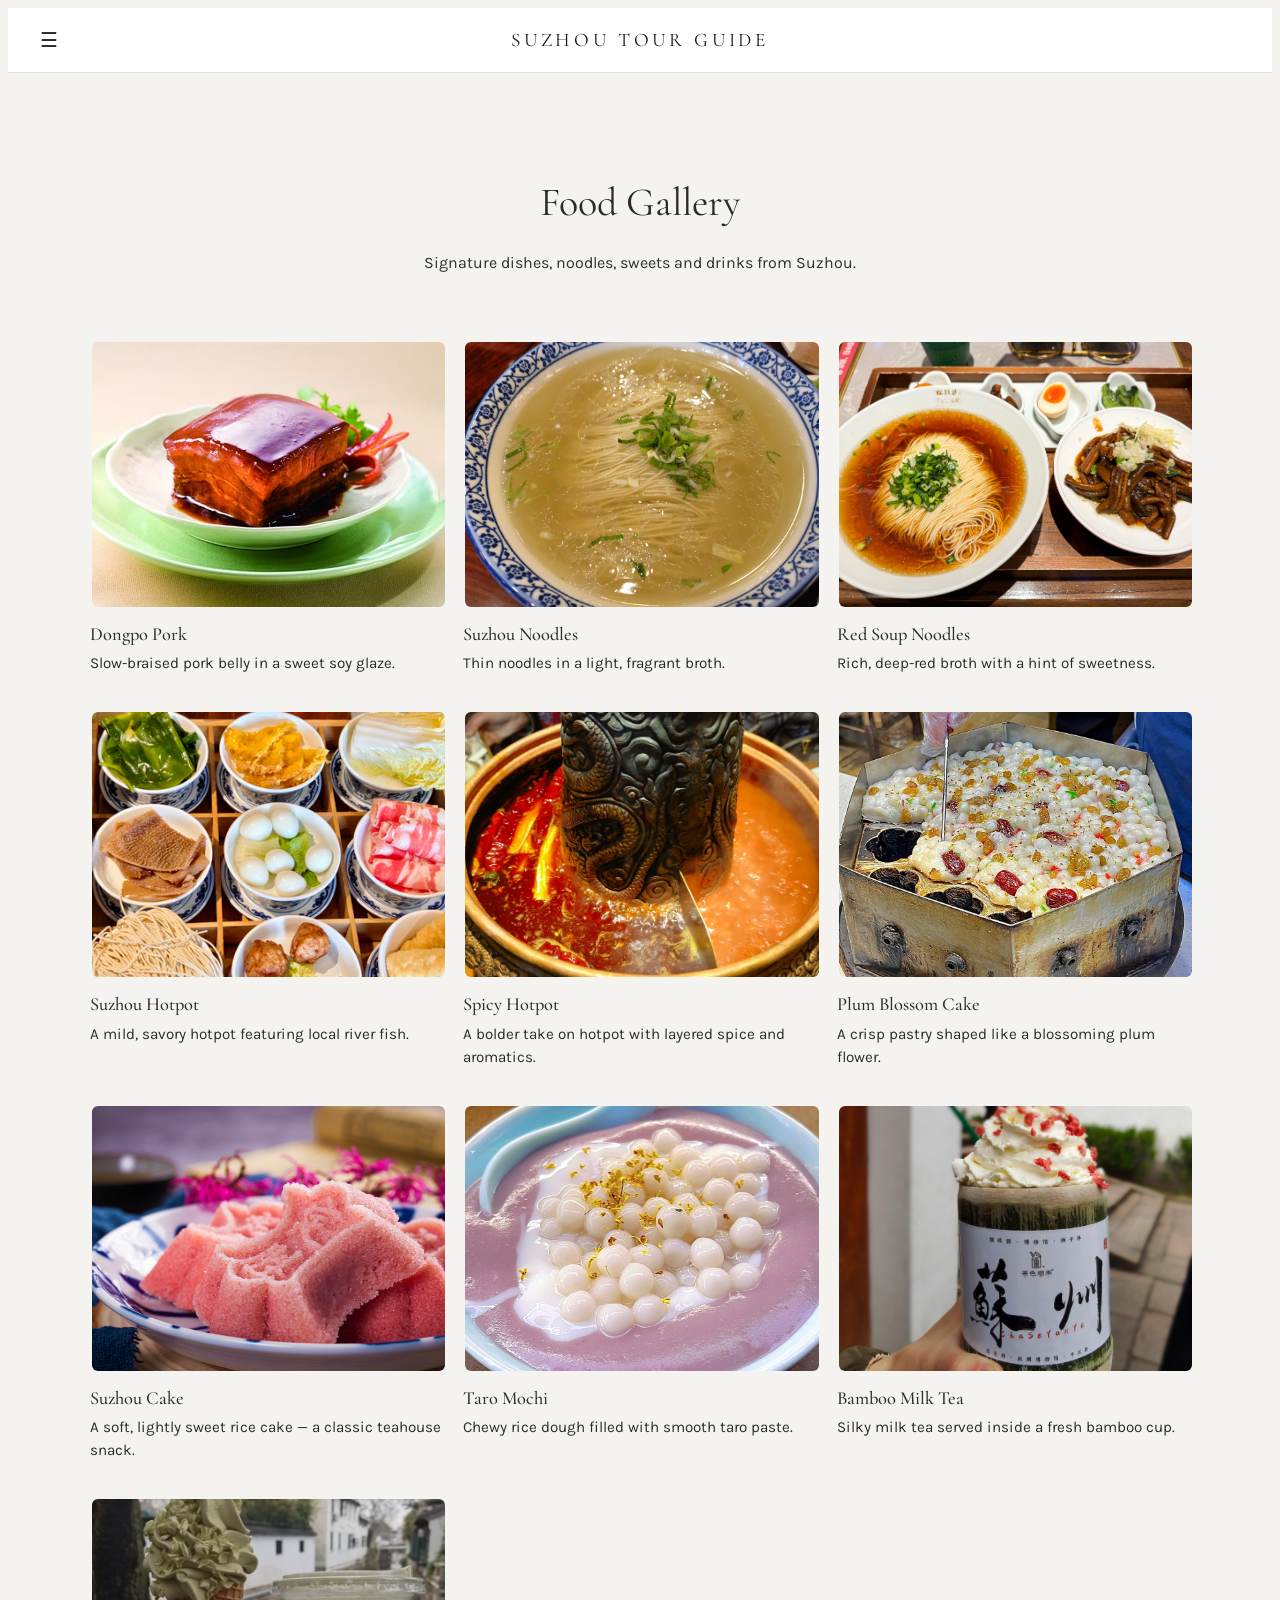
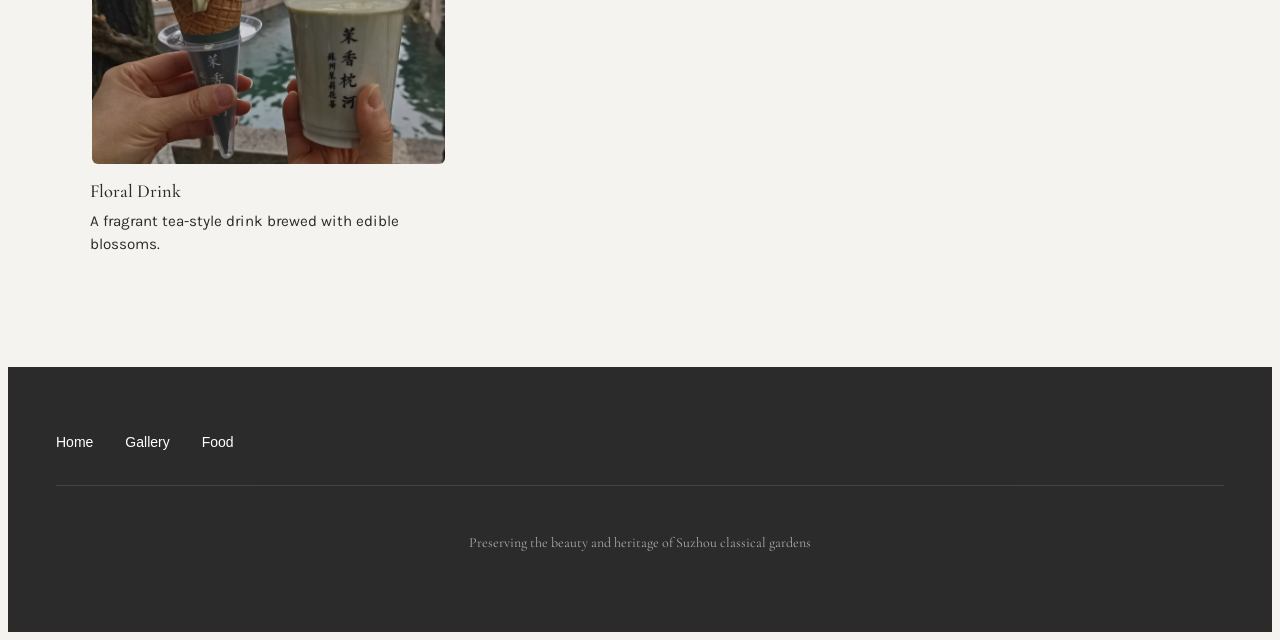
<file: food-gallery.html>
<!DOCTYPE html>
<html lang="en">
<head>
  <meta charset="UTF-8">
  <meta name="viewport" content="width=device-width, initial-scale=1.0">
  <title>Food Gallery — Suzhou Tour Guide</title>

  <link rel="preconnect" href="https://fonts.googleapis.com">
  <link rel="preconnect" href="https://fonts.gstatic.com" crossorigin>
  <link href="https://fonts.googleapis.com/css2?family=Cormorant+Garamond:wght@300;400;500;600&family=Karla:wght@300;400;500&display=swap" rel="stylesheet">

  <link rel="stylesheet" href="style.css">
  <link rel="stylesheet" href="gallery.css">

</head>
<body>
  <header>
    <nav class="nav" aria-label="Main navigation">
      <div class="nav-inner">
        <button
          class="nav-toggle"
          id="navToggle"
          aria-label="Toggle menu"
          aria-expanded="false"
          aria-controls="navOverlay">
          &#9776;
        </button>
        <a href="index.html" class="nav-logo">Suzhou Tour Guide</a>
        <div class="nav-spacer"></div>
      </div>
    </nav>
  </header>

  <div class="nav-overlay" id="navOverlay">
    <nav class="nav-overlay-links" aria-label="Mobile menu">
      <a href="index.html" class="nav-overlay-link">Home Page</a>
      <a href="garden-photo-gallery.html" class="nav-overlay-link">Garden Photo Gallery</a>
      <a href="food-gallery.html" class="nav-overlay-link">Food Gallery</a>
    </nav>
  </div>

  <main>
    <section class="gallery-intro">
      <h1 class="gallery-title">Food Gallery</h1>
      <p class="gallery-sub">
        Signature dishes, noodles, sweets and drinks from Suzhou.
      </p>
    </section>

    <section class="gallery-wrap">
      <div class="photo-grid">
        <div class="food-item">
          <img src="Images/suzhou food/dongpo pork.jpg" alt="Dongpo Pork">
          <p class="food-caption">
            <strong>Dongpo Pork</strong>
            Slow-braised pork belly in a sweet soy glaze.
          </p>
        </div>

        <div class="food-item">
          <img src="Images/suzhou food/suzhou noodles copy.jpg" alt="Suzhou Noodles">
          <p class="food-caption">
            <strong>Suzhou Noodles</strong>
            Thin noodles in a light, fragrant broth.
          </p>
        </div>

        <div class="food-item">
          <img src="Images/suzhou food/suzhou red soup noodles.jpg" alt="Red Soup Noodles">
          <p class="food-caption">
            <strong>Red Soup Noodles</strong>
            Rich, deep-red broth with a hint of sweetness.
          </p>
        </div>

        <div class="food-item">
          <img src="Images/suzhou food/suzhou hotpot.jpg" alt="Suzhou Hotpot">
          <p class="food-caption">
            <strong>Suzhou Hotpot</strong>
            A mild, savory hotpot featuring local river fish.
          </p>
        </div>

        <div class="food-item">
          <img src="Images/suzhou food/hotpot.jpg" alt="Spicy Hotpot">
          <p class="food-caption">
            <strong>Spicy Hotpot</strong>
            A bolder take on hotpot with layered spice and aromatics.
          </p>
        </div>
        <div class="food-item">
          <img src="Images/suzhou food/Plumblossom cake.png" alt="Plum Blossom Cake">
          <p class="food-caption">
            <strong>Plum Blossom Cake</strong>
            A crisp pastry shaped like a blossoming plum flower.
          </p>
        </div>
        <div class="food-item">
          <img src="Images/suzhou food/suzhou cake.png" alt="Suzhou Cake">
          <p class="food-caption">
            <strong>Suzhou Cake</strong>
            A soft, lightly sweet rice cake — a classic teahouse snack.
          </p>
        </div>
        <div class="food-item">
          <img src="Images/suzhou food/taromochi.png" alt="Taro Mochi">
          <p class="food-caption">
            <strong>Taro Mochi</strong>
            Chewy rice dough filled with smooth taro paste.
          </p>
        </div>
        <div class="food-item">
          <img src="Images/suzhou food/bamboo milk tea.jpg" alt="Bamboo Milk Tea">
          <p class="food-caption">
            <strong>Bamboo Milk Tea</strong>
            Silky milk tea served inside a fresh bamboo cup.
          </p>
        </div>
        <div class="food-item">
          <img src="Images/suzhou food/flower drink.jpg" alt="Floral Drink">
          <p class="food-caption">
            <strong>Floral Drink</strong>
            A fragrant tea-style drink brewed with edible blossoms.
          </p>
        </div>
      </div>
    </section>
  </main>
  <footer class="footer">
    <div class="container">
      <div class="footer-inner">
        <div class="footer-links">
          <a href="index.html" class="footer-link">Home</a>
          <a href="garden-photo-gallery.html" class="footer-link">Gallery</a>
          <a href="food-gallery.html" class="footer-link">Food</a>
        </div>
      </div>
      <div class="footer-bottom">
        <p>Preserving the beauty and heritage of Suzhou classical gardens</p>
      </div>
    </div>
  </footer>

  <script src="script.js"></script>
</body>
</html>
</file>
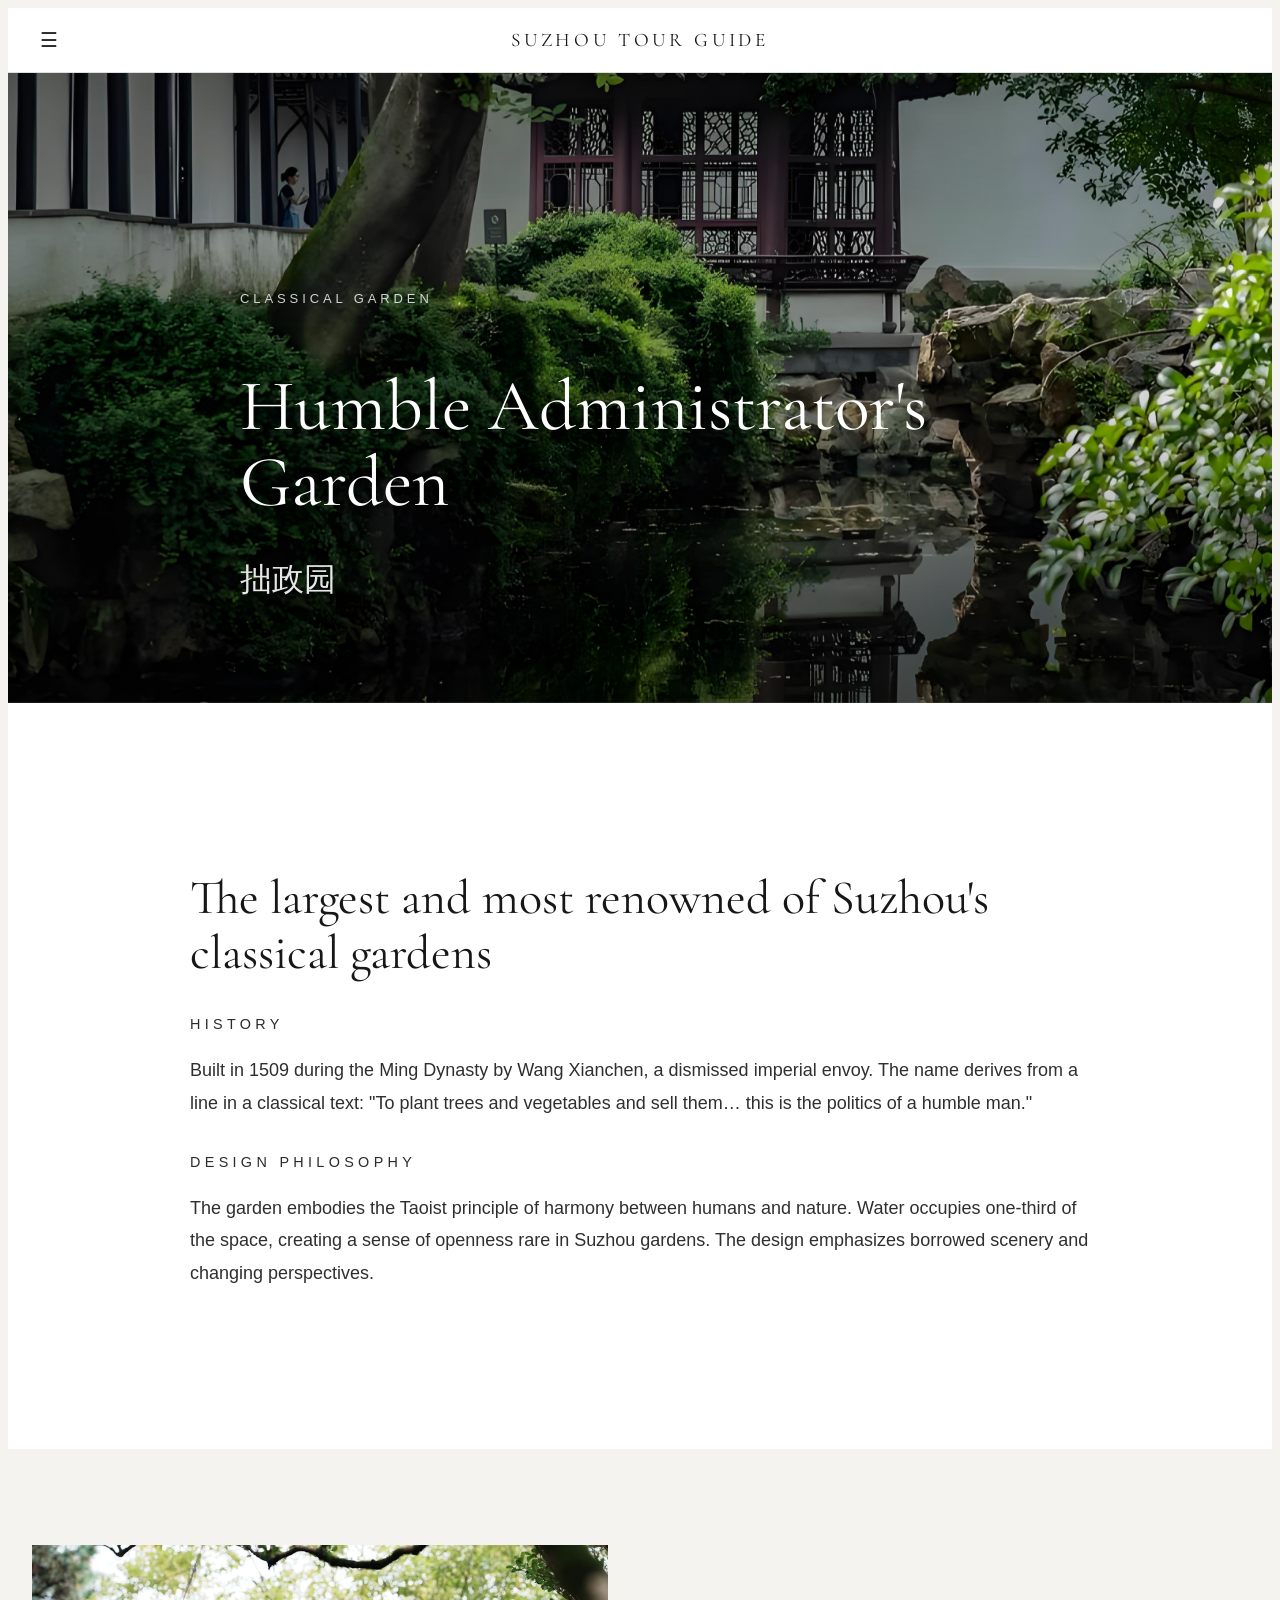
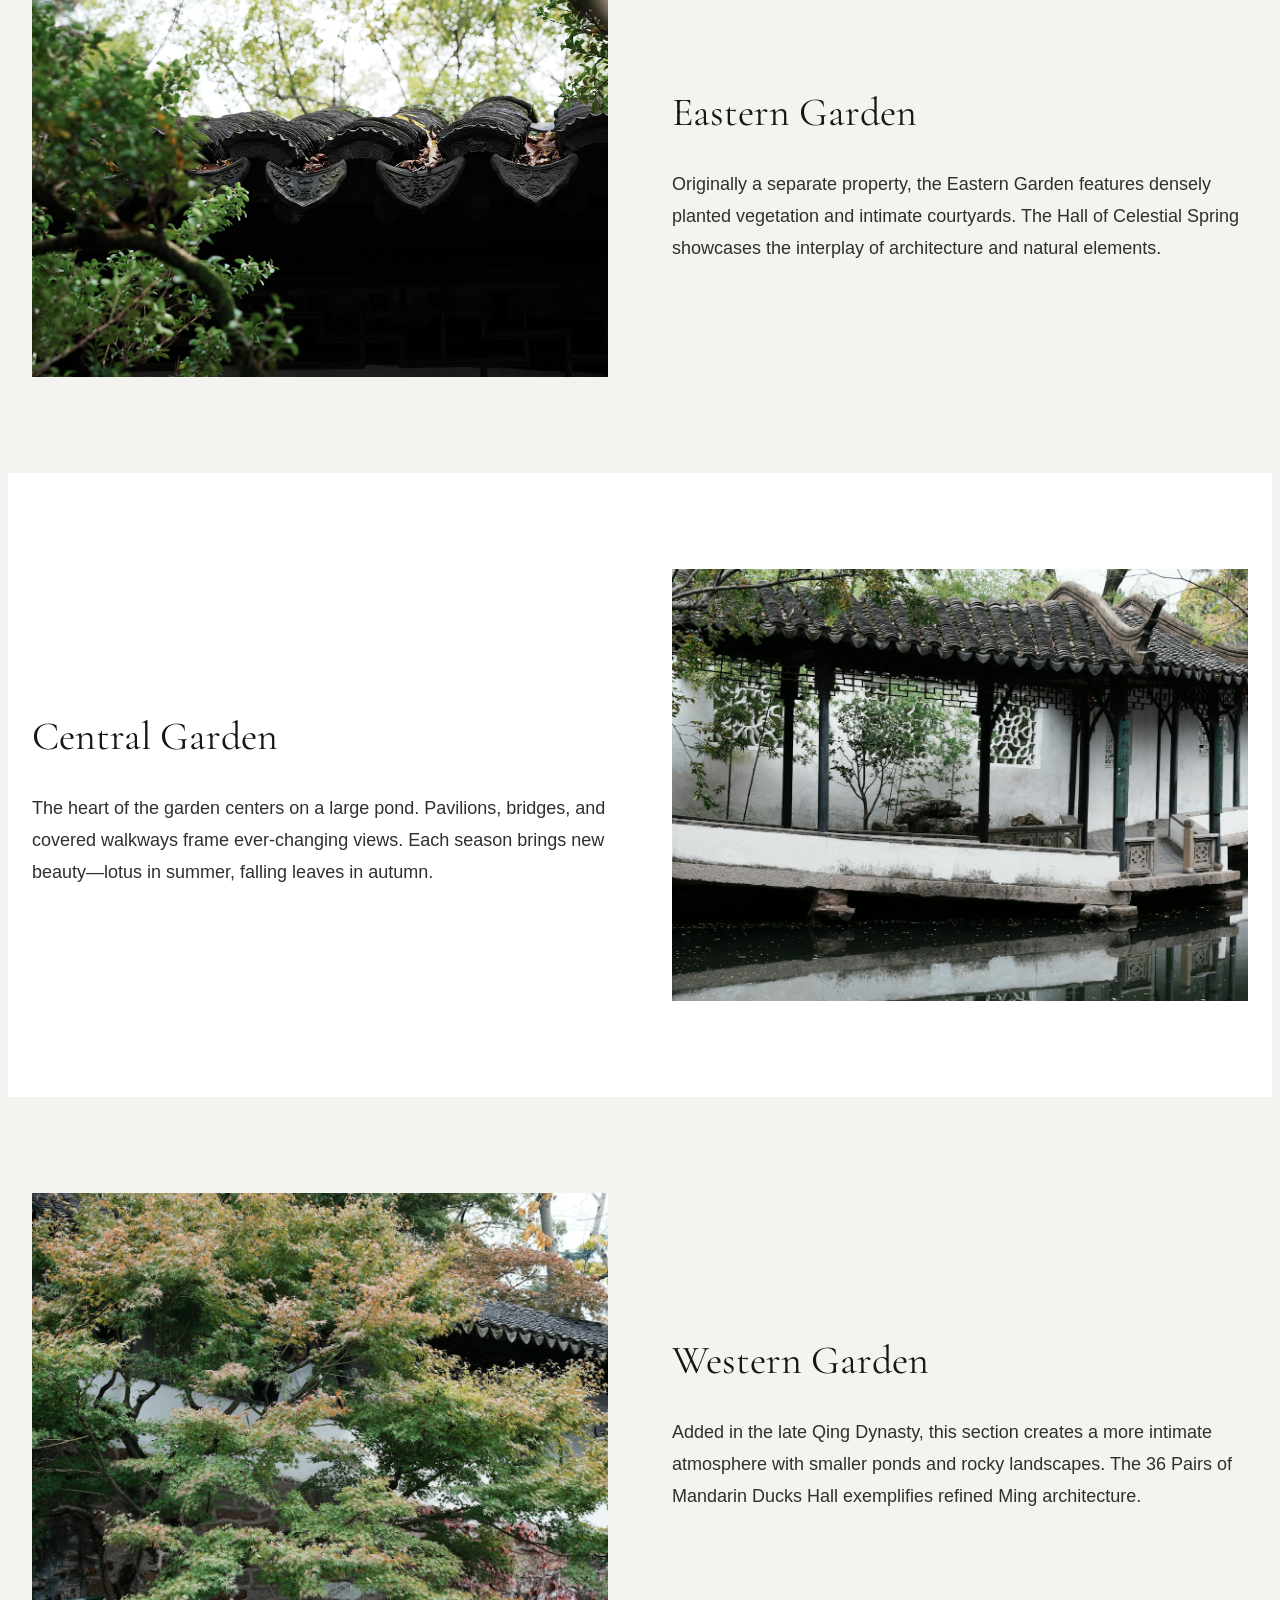
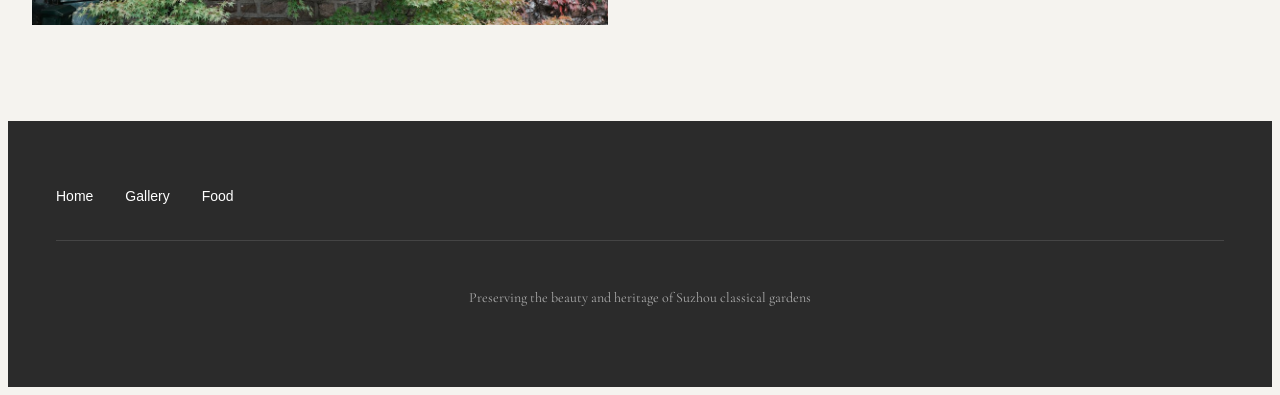
<file: humble-administrator.html>
<!DOCTYPE html>
<html lang="en">
<head>
  <meta charset="UTF-8">
  <meta name="viewport" content="width=device-width, initial-scale=1.0">
  <title>Humble Administrator's Garden — Suzhou Tour Guide</title>

  <link rel="preconnect" href="https://fonts.googleapis.com">
  <link rel="preconnect" href="https://fonts.gstatic.com" crossorigin>
  <link href="https://fonts.googleapis.com/css2?family=Cormorant+Garamond:wght@300;400;500;600&family=Karla:wght@300;400;500&display=swap" rel="stylesheet">

  <link rel="stylesheet" href="style.css">
</head>
<body>

  <header>
    <nav class="nav" aria-label="Main navigation">
      <div class="nav-inner">
        <button
          class="nav-toggle"
          id="navToggle"
          aria-label="Toggle menu"
          aria-expanded="false"
          aria-controls="navOverlay">
          &#9776;
        </button>
        <a href="index.html" class="nav-logo">Suzhou Tour Guide</a>
        <div class="nav-spacer"></div>
      </div>
    </nav>
  </header>

  <div class="nav-overlay" id="navOverlay">
    <nav class="nav-overlay-links" aria-label="Mobile menu">
      <a href="index.html" class="nav-overlay-link">Home Page</a>
      <a href="garden-photo-gallery.html" class="nav-overlay-link">Garden Photo Gallery</a>
      <a href="food-gallery.html" class="nav-overlay-link">Food Gallery</a>
    </nav>
  </div>

  <main>
    <section class="hero hero--mid">
      <div class="hero-bg">
        <img
          src="Images/zhuozhengyuan.jpg"
          alt="Humble Administrator's Garden"
        >
        <div class="hero-overlay"></div>
      </div>

      <div class="hero-content">
        <div class="container">
          <div class="hero-text">
            <p class="hero-kicker">Classical Garden</p>
            <h1 class="hero-title">Humble Administrator's Garden</h1>
            <p class="hero-subtitle hero-subtitle--serif">拙政园</p>
          </div>
        </div>
      </div>
    </section>

    <section class="section section--white">
      <div class="container container--narrow">
        <h2 class="intro-title fade-in">
          The largest and most renowned of Suzhou's classical gardens
        </h2>

        <div class="intro-block fade-in">
          <p class="intro-block-label">History</p>
          <p class="intro-text">
            Built in 1509 during the Ming Dynasty by Wang Xianchen, a dismissed
            imperial envoy. The name derives from a line in a classical text:
            "To plant trees and vegetables and sell them… this is the politics of
            a humble man."
          </p>
        </div>

        <div class="intro-block fade-in">
          <p class="intro-block-label">Design Philosophy</p>
          <p class="intro-text">
            The garden embodies the Taoist principle of harmony between humans and
            nature. Water occupies one-third of the space, creating a sense of
            openness rare in Suzhou gardens. The design emphasizes borrowed
            scenery and changing perspectives.
          </p>
        </div>
      </div>
    </section>

    <section class="gd-section">
      <div class="gd-grid container">
        <div class="gd-img-wrap fade-in">
          <img
            src="Images/zhuozhengyuan/zhuozhengyuan1.jpeg"
            alt="View of the Eastern Garden"
            class="gd-img"
          >
        </div>
        <div class="gd-text-wrap fade-in">
          <h3 class="gd-title">Eastern Garden</h3>
          <p class="gd-text">
            Originally a separate property, the Eastern Garden features densely
            planted vegetation and intimate courtyards. The Hall of Celestial
            Spring showcases the interplay of architecture and natural elements.
          </p>
        </div>
      </div>
    </section>

    <section class="gd-section section--white">
      <div class="gd-grid gd-grid--reverse container">
        <div class="gd-img-wrap fade-in">
          <img
            src="Images/zhuozhengyuan/zhuozhengyuan2.jpeg"
            alt="View of the Central Garden"
            class="gd-img"
          >
        </div>
        <div class="gd-text-wrap fade-in">
          <h3 class="gd-title">Central Garden</h3>
          <p class="gd-text">
            The heart of the garden centers on a large pond. Pavilions, bridges,
            and covered walkways frame ever-changing views. Each season brings new
            beauty—lotus in summer, falling leaves in autumn.
          </p>
        </div>
      </div>
    </section>

    <section class="gd-section">
      <div class="gd-grid container">
        <div class="gd-img-wrap fade-in">
          <img
            src="Images/zhuozhengyuan/zhuozhengyuan3.jpeg"
            alt="View of the Western Garden"
            class="gd-img"
          >
        </div>
        <div class="gd-text-wrap fade-in">
          <h3 class="gd-title">Western Garden</h3>
          <p class="gd-text">
            Added in the late Qing Dynasty, this section creates a more intimate
            atmosphere with smaller ponds and rocky landscapes. The 36 Pairs of
            Mandarin Ducks Hall exemplifies refined Ming architecture.
          </p>
        </div>
      </div>
    </section>
  </main>

  <footer class="footer">
    <div class="container">
      <div class="footer-inner">
        <div class="footer-links">
          <a href="index.html" class="footer-link">Home</a>
          <a href="garden-photo-gallery.html" class="footer-link">Gallery</a>
          <a href="food-gallery.html" class="footer-link">Food</a>
        </div>
      </div>
      <div class="footer-bottom">
        <p>Preserving the beauty and heritage of Suzhou classical gardens</p>
      </div>
    </div>
  </footer>

  <script src="script.js"></script>
</body>
</html>
</file>
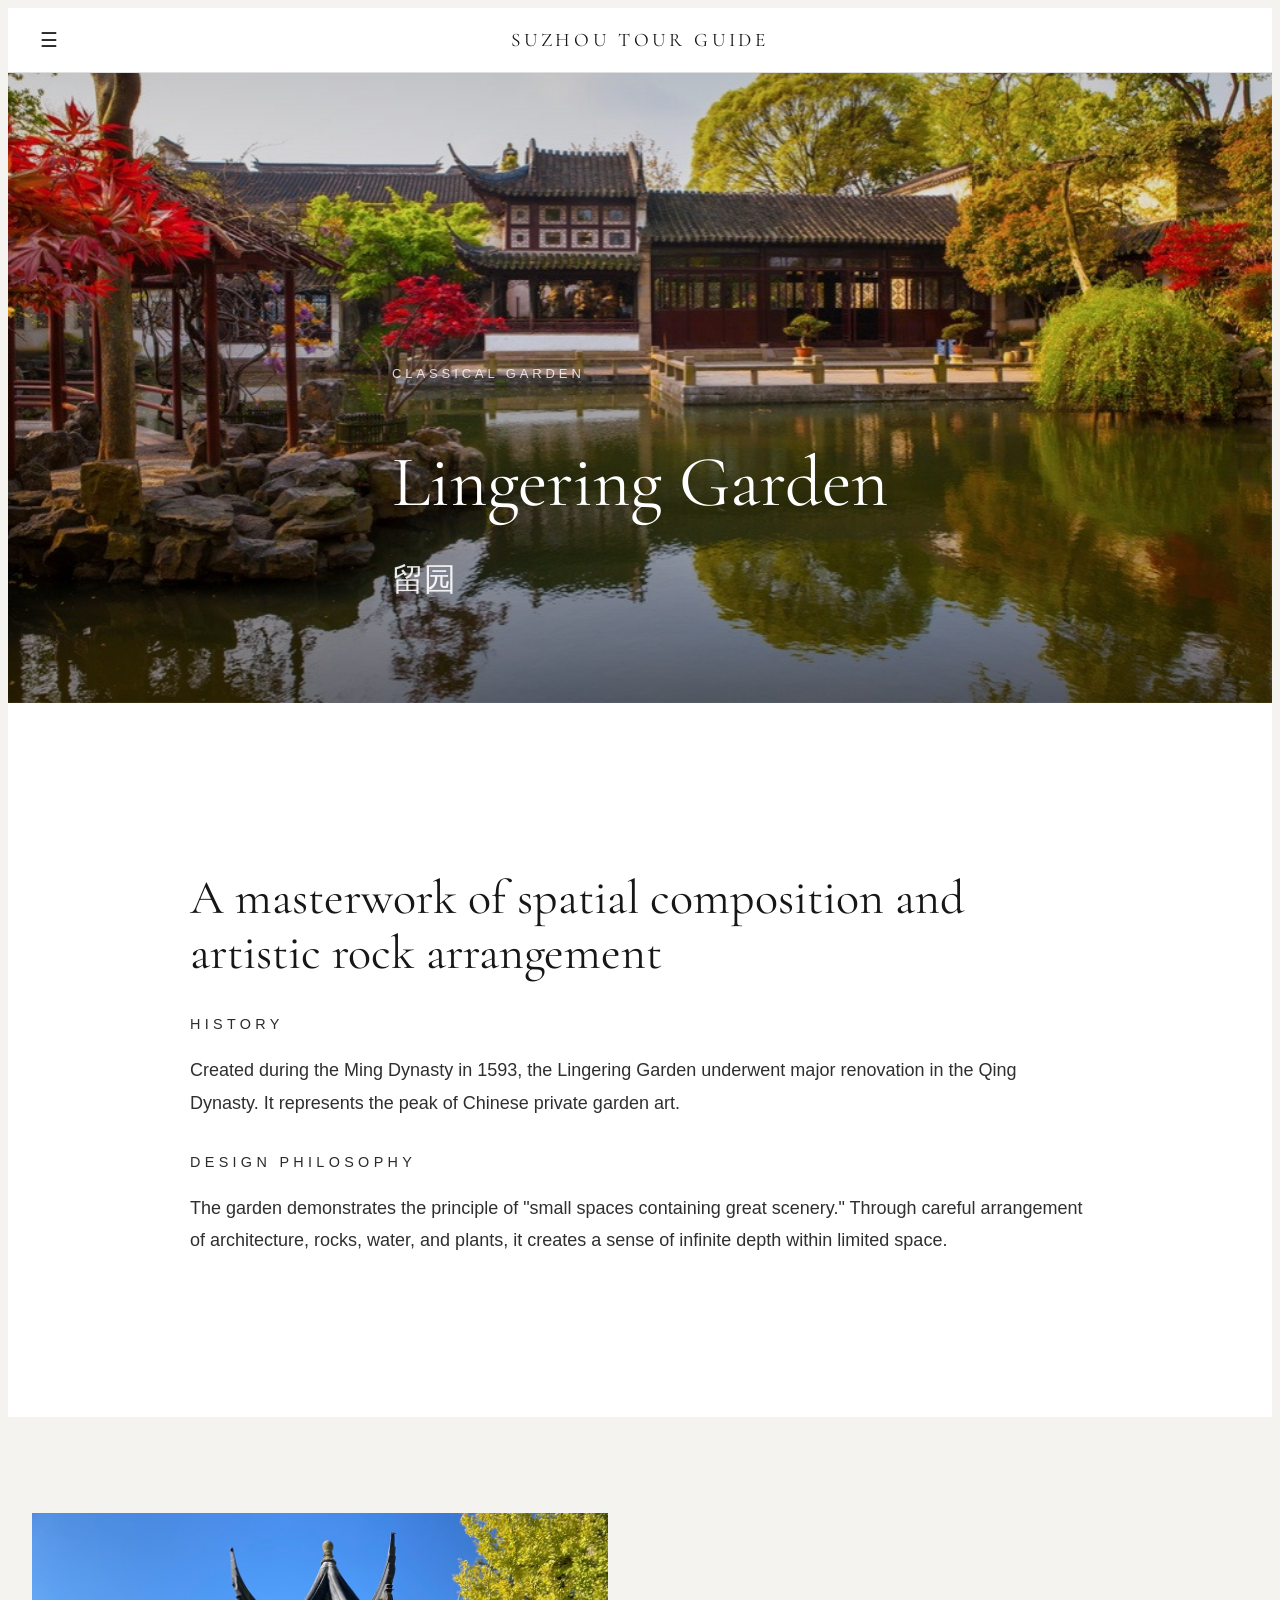
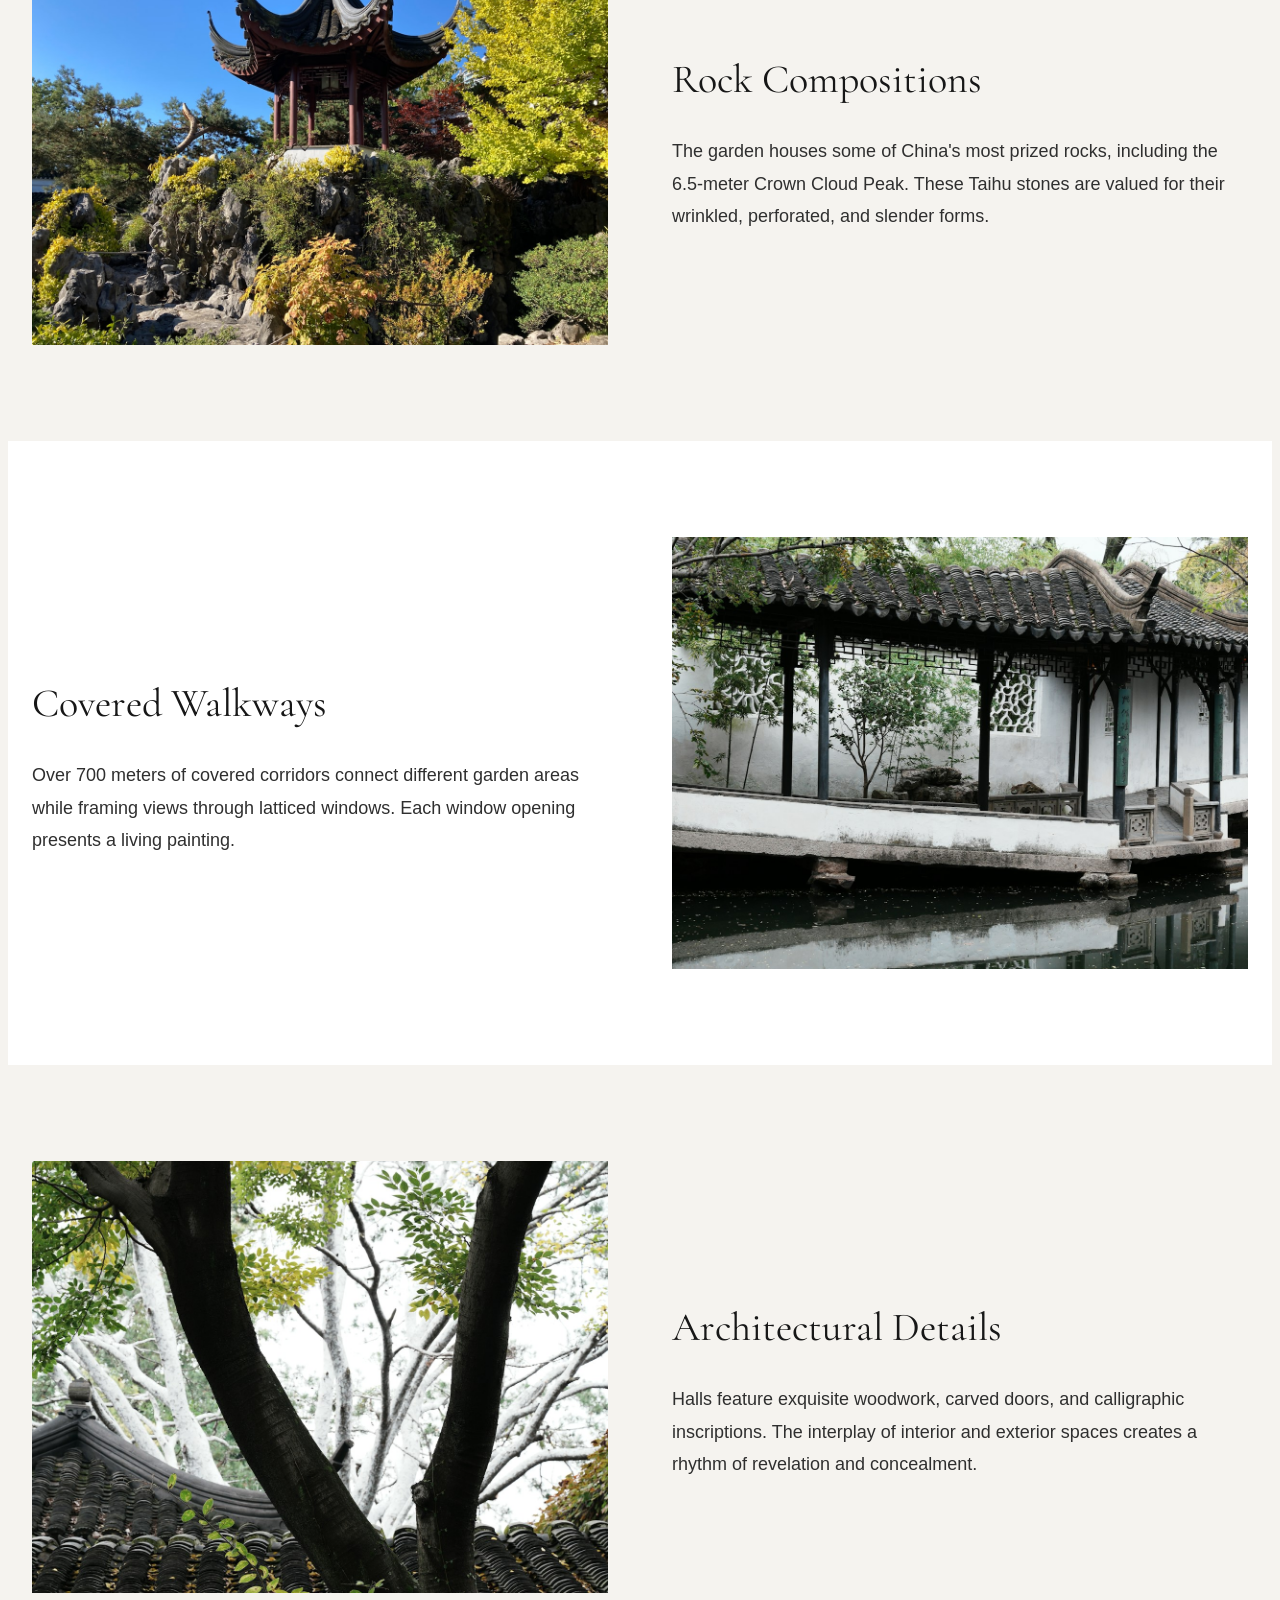
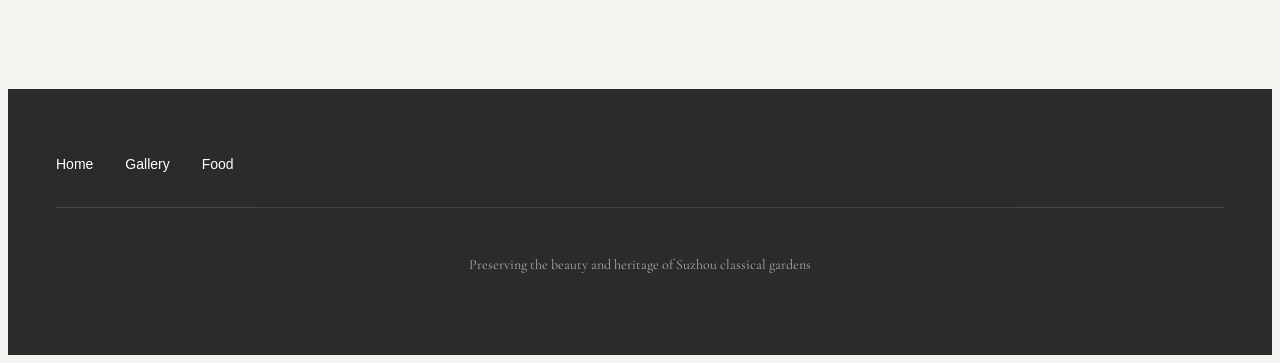
<file: lingering-garden.html>
<!DOCTYPE html>
<html lang="en">
<head>
  <meta charset="UTF-8">
  <meta name="viewport" content="width=device-width, initial-scale=1.0">
  <title>Lingering Garden — Suzhou Tour Guide</title>

  <link rel="preconnect" href="https://fonts.googleapis.com">
  <link rel="preconnect" href="https://fonts.gstatic.com" crossorigin>
  <link href="https://fonts.googleapis.com/css2?family=Cormorant+Garamond:wght@300;400;500;600&family=Karla:wght@300;400;500&display=swap" rel="stylesheet">

  <link rel="stylesheet" href="style.css">
</head>
<body>
  <header>
    <nav class="nav" aria-label="Main navigation">
      <div class="nav-inner">
        <button
          class="nav-toggle"
          id="navToggle"
          aria-label="Toggle menu"
          aria-expanded="false"
          aria-controls="navOverlay">
          &#9776;
        </button>
        <a href="index.html" class="nav-logo">Suzhou Tour Guide</a>
        <div class="nav-spacer"></div>
      </div>
    </nav>
  </header>

  <div class="nav-overlay" id="navOverlay">
    <nav class="nav-overlay-links" aria-label="Mobile menu">
      <a href="index.html" class="nav-overlay-link">Home Page</a>
      <a href="garden-photo-gallery.html" class="nav-overlay-link">Garden Photo Gallery</a>
      <a href="food-gallery.html" class="nav-overlay-link">Food Gallery</a>
    </nav>
  </div>

  <main>
    <section class="hero hero--mid">
      <div class="hero-bg">
        <img
          src="Images/liuyuan.jpg"
          alt="Lingering Garden"
        >
        <div class="hero-overlay"></div>
      </div>

      <div class="hero-content">
        <div class="container">
          <div class="hero-text">
            <p class="hero-kicker">Classical Garden</p>
            <h1 class="hero-title">Lingering Garden</h1>
            <p class="hero-subtitle hero-subtitle--serif">留园</p>
          </div>
        </div>
      </div>
    </section>

    <section class="section section--white">
      <div class="container container--narrow">
        <h2 class="intro-title fade-in">
          A masterwork of spatial composition and artistic rock arrangement
        </h2>

        <div class="intro-block fade-in">
          <p class="intro-block-label">History</p>
          <p class="intro-text">
            Created during the Ming Dynasty in 1593, the Lingering Garden
            underwent major renovation in the Qing Dynasty. It represents the
            peak of Chinese private garden art.
          </p>
        </div>

        <div class="intro-block fade-in">
          <p class="intro-block-label">Design Philosophy</p>
          <p class="intro-text">
            The garden demonstrates the principle of "small spaces containing
            great scenery." Through careful arrangement of architecture, rocks,
            water, and plants, it creates a sense of infinite depth within
            limited space.
          </p>
        </div>
      </div>
    </section>

    <section class="gd-section">
      <div class="gd-grid container">
        <div class="gd-img-wrap fade-in">
          <img
            src="Images/liuyuan/liuyuan1.jpeg"
            alt="Rock compositions in Lingering Garden"
            class="gd-img"
          >
        </div>
        <div class="gd-text-wrap fade-in">
          <h3 class="gd-title">Rock Compositions</h3>
          <p class="gd-text">
            The garden houses some of China's most prized rocks, including the
            6.5-meter Crown Cloud Peak. These Taihu stones are valued for their
            wrinkled, perforated, and slender forms.
          </p>
        </div>
      </div>
    </section>

    <section class="gd-section section--white">
      <div class="gd-grid gd-grid--reverse container">
        <div class="gd-img-wrap fade-in">
          <img
            src="Images/liuyuan/liuyuan2.jpeg"
            alt="Covered walkways in Lingering Garden"
            class="gd-img"
          >
        </div>
        <div class="gd-text-wrap fade-in">
          <h3 class="gd-title">Covered Walkways</h3>
          <p class="gd-text">
            Over 700 meters of covered corridors connect different garden areas
            while framing views through latticed windows. Each window opening
            presents a living painting.
          </p>
        </div>
      </div>
    </section>

    <section class="gd-section">
      <div class="gd-grid container">
        <div class="gd-img-wrap fade-in">
          <img
            src="Images/liuyuan/liuyuan3.jpeg"
            alt="Architectural details in Lingering Garden"
            class="gd-img"
          >
        </div>
        <div class="gd-text-wrap fade-in">
          <h3 class="gd-title">Architectural Details</h3>
          <p class="gd-text">
            Halls feature exquisite woodwork, carved doors, and calligraphic
            inscriptions. The interplay of interior and exterior spaces creates a
            rhythm of revelation and concealment.
          </p>
        </div>
      </div>
    </section>
  </main>

  <footer class="footer">
    <div class="container">
      <div class="footer-inner">
        <div class="footer-links">
          <a href="index.html" class="footer-link">Home</a>
          <a href="garden-photo-gallery.html" class="footer-link">Gallery</a>
          <a href="food-gallery.html" class="footer-link">Food</a>
        </div>
      </div>
      <div class="footer-bottom">
        <p>Preserving the beauty and heritage of Suzhou classical gardens</p>
      </div>
    </div>
  </footer>

  <script src="script.js"></script>
</body>
</html>
</file>
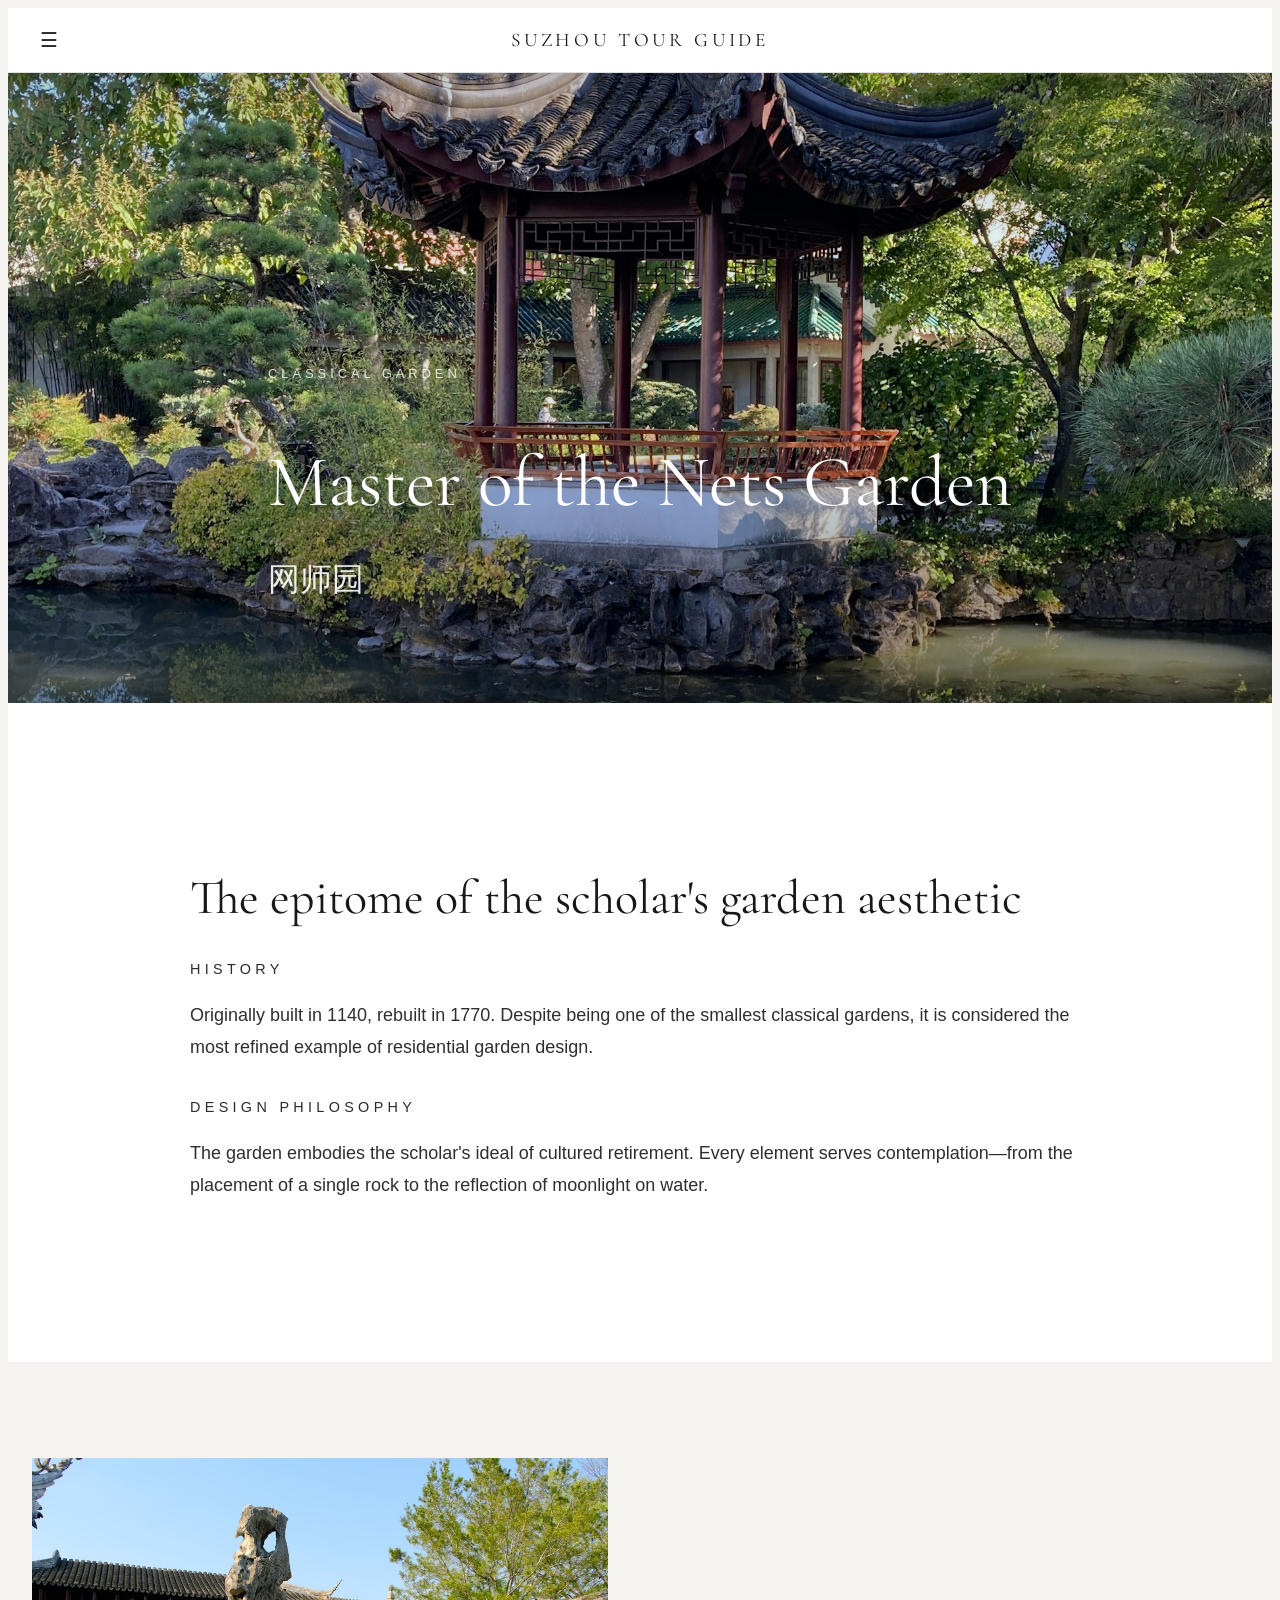
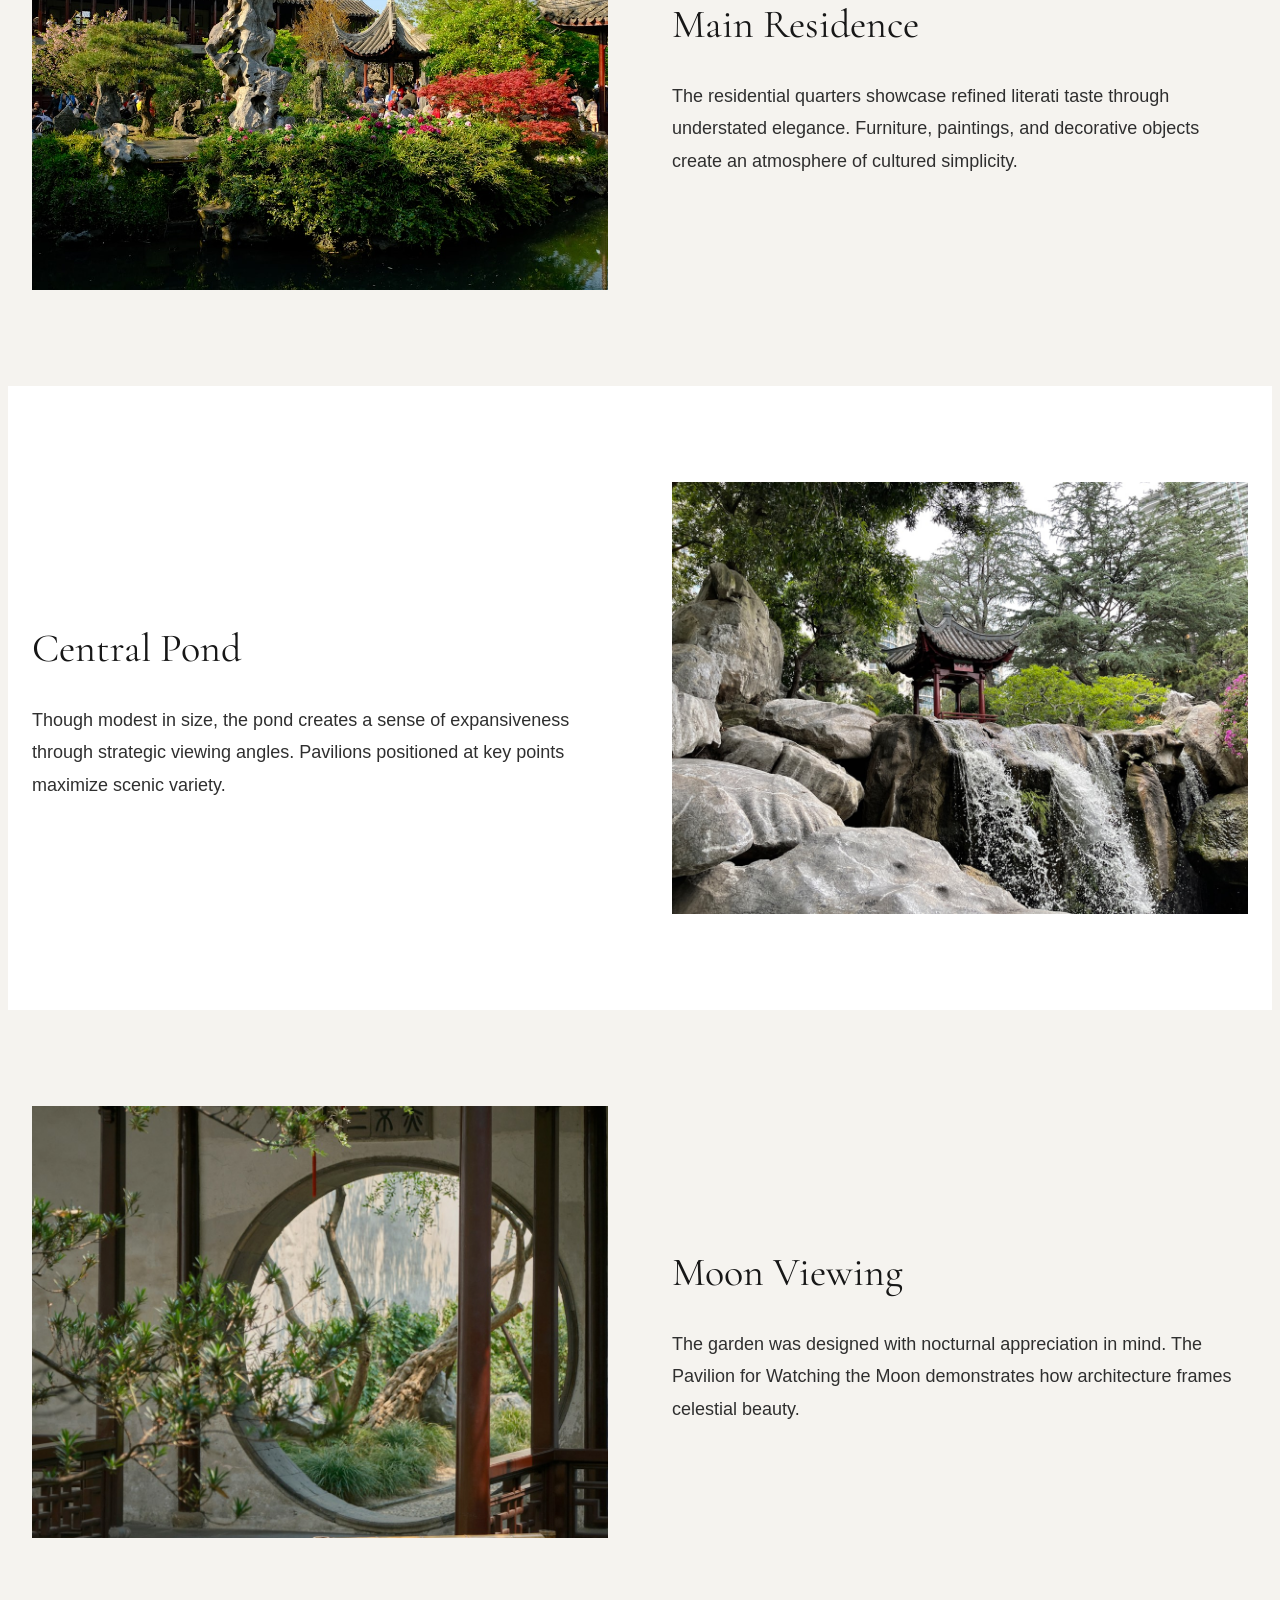
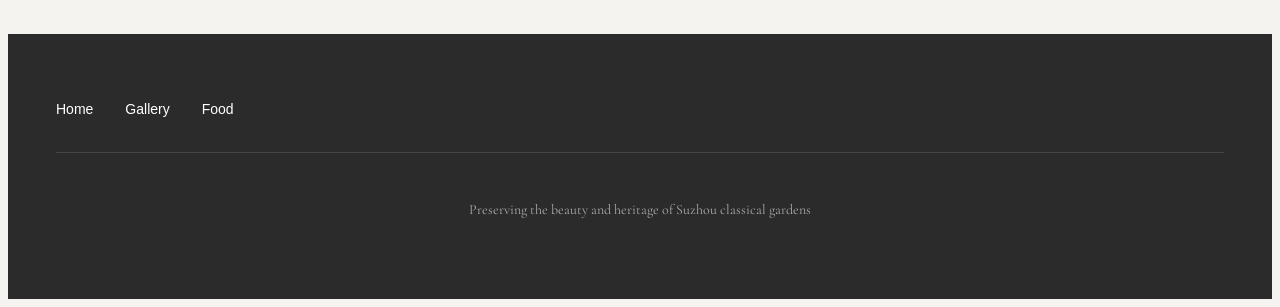
<file: master-of-nets.html>
<!DOCTYPE html>
<html lang="en">
<head>
  <meta charset="UTF-8">
  <meta name="viewport" content="width=device-width, initial-scale=1.0">
  <title>Master of the Nets Garden — Suzhou Tour Guide</title>

  <link rel="preconnect" href="https://fonts.googleapis.com">
  <link rel="preconnect" href="https://fonts.gstatic.com" crossorigin>
  <link href="https://fonts.googleapis.com/css2?family=Cormorant+Garamond:wght@300;400;500;600&family=Karla:wght@300;400;500&display=swap" rel="stylesheet">

  <link rel="stylesheet" href="style.css">
</head>
<body>
  <header>
    <nav class="nav" aria-label="Main navigation">
      <div class="nav-inner">
        <button
          class="nav-toggle"
          id="navToggle"
          aria-label="Toggle menu"
          aria-expanded="false"
          aria-controls="navOverlay">
          &#9776;
        </button>
        <a href="index.html" class="nav-logo">Suzhou Tour Guide</a>
        <div class="nav-spacer"></div>
      </div>
    </nav>
  </header>

  <div class="nav-overlay" id="navOverlay">
    <nav class="nav-overlay-links" aria-label="Mobile menu">
      <a href="index.html" class="nav-overlay-link">Home Page</a>
      <a href="garden-photo-gallery.html" class="nav-overlay-link">Garden Photo Gallery</a>
      <a href="food-gallery.html" class="nav-overlay-link">Food Gallery</a>
    </nav>
  </div>

  <main>
    <section class="hero hero--mid">
      <div class="hero-bg">
        <img
          src="Images/wangshiyuan/wangshiyuan1.jpeg"
          alt="Master of the Nets Garden"
        >
        <div class="hero-overlay"></div>
      </div>

      <div class="hero-content">
        <div class="container">
          <div class="hero-text">
            <p class="hero-kicker">Classical Garden</p>
            <h1 class="hero-title">Master of the Nets Garden</h1>
            <p class="hero-subtitle hero-subtitle--serif">网师园</p>
          </div>
        </div>
      </div>
    </section>

    <section class="section section--white">
      <div class="container container--narrow">
        <h2 class="intro-title fade-in">
          The epitome of the scholar's garden aesthetic
        </h2>

        <div class="intro-block fade-in">
          <p class="intro-block-label">History</p>
          <p class="intro-text">
            Originally built in 1140, rebuilt in 1770. Despite being one of the
            smallest classical gardens, it is considered the most refined example
            of residential garden design.
          </p>
        </div>

        <div class="intro-block fade-in">
          <p class="intro-block-label">Design Philosophy</p>
          <p class="intro-text">
            The garden embodies the scholar's ideal of cultured retirement. Every
            element serves contemplation—from the placement of a single rock to
            the reflection of moonlight on water.
          </p>
        </div>
      </div>
    </section>

    <section class="gd-section">
      <div class="gd-grid container">
        <div class="gd-img-wrap fade-in">
          <img
            src="Images/wangshiyuan/wangshiyuan2.jpeg"
            alt="Main residence in Master of the Nets Garden"
            class="gd-img"
          >
        </div>
        <div class="gd-text-wrap fade-in">
          <h3 class="gd-title">Main Residence</h3>
          <p class="gd-text">
            The residential quarters showcase refined literati taste through
            understated elegance. Furniture, paintings, and decorative objects
            create an atmosphere of cultured simplicity.
          </p>
        </div>
      </div>
    </section>

    <section class="gd-section section--white">
      <div class="gd-grid gd-grid--reverse container">
        <div class="gd-img-wrap fade-in">
          <img
            src="Images/wangshiyuan/wangshiyuan3.jpeg"
            alt="Central pond in Master of the Nets Garden"
            class="gd-img"
          >
        </div>
        <div class="gd-text-wrap fade-in">
          <h3 class="gd-title">Central Pond</h3>
          <p class="gd-text">
            Though modest in size, the pond creates a sense of expansiveness
            through strategic viewing angles. Pavilions positioned at key points
            maximize scenic variety.
          </p>
        </div>
      </div>
    </section>

    <section class="gd-section">
      <div class="gd-grid container">
        <div class="gd-img-wrap fade-in">
          <img
            src="Images/wangshiyuan/wangshiyuan4.jpeg"
            alt="Moon-viewing pavilion in Master of the Nets Garden"
            class="gd-img"
          >
        </div>
        <div class="gd-text-wrap fade-in">
          <h3 class="gd-title">Moon Viewing</h3>
          <p class="gd-text">
            The garden was designed with nocturnal appreciation in mind. The
            Pavilion for Watching the Moon demonstrates how architecture frames
            celestial beauty.
          </p>
        </div>
      </div>
    </section>
  </main>

  <footer class="footer">
    <div class="container">
      <div class="footer-inner">
        <div class="footer-links">
          <a href="index.html" class="footer-link">Home</a>
          <a href="garden-photo-gallery.html" class="footer-link">Gallery</a>
          <a href="food-gallery.html" class="footer-link">Food</a>
        </div>
      </div>
      <div class="footer-bottom">
        <p>Preserving the beauty and heritage of Suzhou classical gardens</p>
      </div>
    </div>
  </footer>

  <script src="script.js"></script>
</body>
</html>
</file>
<file: style.css>
html {
  font-size: 16px;
  scroll-behavior: smooth;
}

body {
  font-family: 'Inter', sans-serif;
  background-color: #F5F3EF;
  color:  #171717;
  line-height: 1.6;
}

img {
  display: block;
  max-width: 100%;
}

a {
  text-decoration: none;
  color: inherit;
}

.container {
  max-width: 1280px;
  margin: 0 auto;
  padding-inline: 1.5rem;
}

.container--narrow {
  max-width: 900px;
}

.nav {
  position: sticky;
  top: 0;
  z-index: 50;
  background-color: rgba(255, 255, 255, 0.95);
  backdrop-filter: blur(6px);
  border-bottom: 1px solid rgba(43, 43, 43, 0.15);
}

.nav-inner {
  max-width: 1280px;
  margin: 0 auto;
  padding-inline: 1.5rem;
  height: 4rem;
  display: flex;
  align-items: center;
  justify-content: space-between;
  position: relative;
}

.nav-toggle {
  background: none;
  border: none;
  cursor: pointer;
  padding: 0.5rem;
  border-radius: 4px;
  font-size: 1.25rem;
  line-height: 1;
  color: #2B2B2B;
  transition: background-color 0.2s;
}
.nav-toggle:hover {
  background-color: rgba(0, 0, 0, 0.05);
}

.nav-logo {
  position: absolute;
  left: 50%;
  transform: translateX(-50%);
  font-family: 'Cormorant Garamond', serif;
  font-size: 1.2rem;
  letter-spacing: 0.2em;
  text-transform: uppercase;
  white-space: nowrap;
}

.nav-spacer {
  width: 2.5rem;
}

.nav-overlay {
  position: fixed;
  top: 0;
  left: 0;
  height: 100%;
  width: 200px;
  z-index: 40;
  background-color: #ffffff;
  display: flex;
  padding: 5rem 1.5rem 2rem;
  transform: translateX(-100%);
  transition: transform 0.3s ease;
}

.nav-overlay.is-open {
  transform: translateX(0);
}

.nav-overlay-links {
  max-width: 640px;
  width: 100%;
  margin: 0 auto;
  display: flex;
  flex-direction: column;
  gap: 2rem;
}

.nav-overlay-link {
  font-family: 'Cormorant Garamond', serif;
  font-size: 1.4rem;
  color: #2B2B2B;
  transition: color 0.2s;
}
.nav-overlay-link:hover {
  color: #6A7F6B;
}

.hero {
  position: relative;
  height: 75vh;
  overflow: hidden;
}

.hero--tall  { height: 85vh; }
.hero--mid   { height: 70vh; }
.hero--short { height: 60vh; }

.hero-bg {
  position: absolute;
  inset: 0;
}

.hero-bg img {
  width: 100%;
  height: 100%;
  object-fit: cover;
  animation: heroZoom 1.5s ease-out both;
}

.hero-overlay {
  position: absolute;
  inset: 0;
  background: linear-gradient(to bottom,
    rgba(0, 0, 0, 0.2),
    transparent 40%,
    rgba(0, 0, 0, 0.45)
  );
}

.hero-overlay--flat {
  background: rgba(0, 0, 0, 0.4);
}

.hero-content {
  position: relative;
  height: 100%;
  display: flex;
  align-items: flex-end;
}

.hero-content--center {
  align-items: center;
}

.hero-text {
  padding-bottom: 4rem;
  max-width: 800px;
}
.hero-content--center .hero-text {
  padding-bottom: 0;
}

.hero-kicker {
  font-size: 0.8125rem;
  text-transform: uppercase;
  letter-spacing: 0.3em;
  color: rgba(255, 255, 255, 0.8);
  margin-bottom: 1rem;
}

.hero-title {
  font-family: 'Cormorant Garamond', serif;
  font-size: clamp(2.5rem, 7vw, 4.5rem);
  font-weight: 400;
  color: white;
  line-height: 1.05;
  margin-bottom: 1rem;
  animation: fadeUp 0.8s ease 0.5s both;
}

.hero-subtitle {
  font-size: clamp(1rem, 2vw, 1.25rem);
  color: rgba(255, 255, 255, 0.9);
  max-width: 36rem;
  line-height: 1.7;
  animation: fadeUp 0.8s ease 0.7s both;
}

.hero-subtitle--serif {
  font-family: 'Cormorant Garamond', serif;
  font-size: clamp(1.25rem, 3vw, 2rem);
}

.section {
  padding-block: 5rem;
  background-color: #F5F3EF;
}

@media (min-width: 768px) {
  .section { padding-block: 8rem; }
}

.section--white { background-color: #ffffff; }

.section-label {
  font-size: 0.9rem;
  text-transform: uppercase;
  letter-spacing: 0.3em;
  color: #2f2f2f;
  margin-bottom: 4rem;
}

.cards {
  display: grid;
  grid-template-columns: 1fr;
  gap: 2rem;
}

@media (min-width: 768px) {
  .cards {
    grid-template-columns: repeat(2, 1fr);
    gap: 3rem;
  }
}

@media (min-width: 1024px) {
  .cards {
    grid-template-columns: repeat(3, 1fr);
  }
}

.card {
  display: block;
}

.card-img-wrap {
  aspect-ratio: 1 / 1;
  overflow: hidden;
  margin-bottom: 1.5rem;
}

.card-img {
  width: 100%;
  height: 100%;
  object-fit: cover;
  transition: transform 0.7s ease;
}
.card:hover .card-img {
  transform: scale(1.05);
}

.card-title {
  font-family: 'Cormorant Garamond', serif;
  font-size: 1.5rem;
  font-weight: 400;
  margin-bottom: 0.75rem;
  transition: color 0.2s;
}
.card:hover .card-title {
  color: #6A7F6B;
}

.card-desc {
  color: #2f2f2f;
  line-height: 1.7;
  margin-bottom: 1rem;
}

.card-cta {
  font-size: 0.8125rem;
  text-transform: uppercase;
  letter-spacing: 0.1em;
  color: #2f2f2f;
}

.article-list {
  display: flex;
  flex-direction: column;
}

.article-item {
  display: block;
  border: 1px solid rgba(43, 43, 43, 0.15);
  transition: border-color 0.3s;
}

.article-item + .article-item {
  border-top: none;
}

.article-item:hover {
  border-color: #6A7F6B;
}

.article-item-inner {
  padding: 2rem 2.5rem;
}

.article-item-title {
  font-family: 'Cormorant Garamond', serif;
  font-size: clamp(1.125rem, 2vw, 1.5rem);
  font-weight: 400;
  transition: color 0.2s;
}
.article-item:hover .article-item-title {
  color: #6A7F6B;
}

.footer {
  background-color: #2B2B2B;
  color: white;
  padding: 4rem 1.5rem;
}

.footer-inner {
  display: flex;
  flex-direction: column;
  align-items: center;
  gap: 2rem;
  margin-bottom: 2rem;
}

@media (min-width: 768px) {
  .footer-inner {
    flex-direction: row;
    justify-content: space-between;
  }
}

.footer-links {
  display: flex;
  gap: 2rem;
  font-size: 0.875rem;
}

.footer-link,
.footer-social {
  transition: color 0.2s;
}

.footer-link:hover,
.footer-social:hover {
  color: #6A7F6B;
}

.footer-bottom {
  padding-top: 2rem;
  border-top: 1px solid rgba(255, 255, 255, 0.2);
  text-align: center;
  font-family: 'Cormorant Garamond', serif;
  font-size: 0.875rem;
  opacity: 0.6;
}

.tips-grid {
  display: grid;
  grid-template-columns: repeat(2, 1fr);
  gap: 2rem;
}

@media (min-width: 1024px) {
  .tips-grid {
    grid-template-columns: repeat(4, 1fr);
  }
}

.tip-icon {
  width: 2rem;
  height: 2rem;
  margin-bottom: 1rem;
  stroke: #6A7F6B;
  fill: none;
  stroke-width: 2;
  stroke-linecap: round;
  stroke-linejoin: round;
}

.tip-title {
  font-family: 'Cormorant Garamond', serif;
  font-size: 1.125rem;
  font-weight: 400;
  margin-bottom: 0.5rem;
}

.tip-text {
  color: #8B8B8B;
  line-height: 1.7;
  font-size: 0.9375rem;
}

.route-header {
  margin-bottom: 4rem;
}

.route-name-row {
  display: flex;
  flex-wrap: wrap;
  align-items: center;
  gap: 1rem;
  margin-bottom: 1rem;
}

.route-name {
  font-family: 'Cormorant Garamond', serif;
  font-size: clamp(2rem, 5vw, 3rem);
  font-weight: 400;
}

.route-badge {
  font-size: 0.75rem;
  text-transform: uppercase;
  letter-spacing: 0.1em;
  color: #6A7F6B;
  border: 1px solid #6A7F6B;
  padding: 0.25rem 0.75rem;
}

.route-desc {
  font-size: 1.125rem;
  color: #8B8B8B;
  max-width: 48rem;
  line-height: 1.7;
}

.stops {
  display: flex;
  flex-direction: column;
  gap: 3rem;
}

.stop {
  display: grid;
  grid-template-columns: 1fr;
  gap: 2rem;
  align-items: start;
}

@media (min-width: 768px) {
  .stop {
    grid-template-columns: 300px 1fr;
  }
}

.stop-img-wrap {
  aspect-ratio: 4 / 3;
  overflow: hidden;
}

.stop-img {
  width: 100%;
  height: 100%;
  object-fit: cover;
  transition: transform 0.7s ease;
}
.stop-img-wrap:hover .stop-img {
  transform: scale(1.05);
}

.stop-meta {
  display: flex;
  align-items: baseline;
  gap: 1rem;
  margin-bottom: 0.75rem;
}

.stop-time {
  font-size: 0.8125rem;
  text-transform: uppercase;
  letter-spacing: 0.1em;
  color: #6A7F6B;
}

.stop-duration {
  font-size: 0.75rem;
  text-transform: uppercase;
  letter-spacing: 0.1em;
  color: #8B8B8B;
}

.stop-name {
  font-family: 'Cormorant Garamond', serif;
  font-size: clamp(1.375rem, 2.5vw, 1.875rem);
  font-weight: 400;
  margin-bottom: 1rem;
}

.stop-tips {
  color: #8B8B8B;
  line-height: 1.7;
}

.intro-title {
  font-family: 'Cormorant Garamond', serif;
  font-size: clamp(2rem, 5vw, 3rem);
  font-weight: 400;
  margin-bottom: 2rem;
  line-height: 1.15;
}

.intro-block {
  margin-bottom: 2rem;
}

.intro-block-label {
  font-size: 0.9rem;
  text-transform: uppercase;
  letter-spacing: 0.3em;
  color: #2B2B2B;
  margin-bottom: 0.75rem;
}

.intro-text {
  font-size: 1.125rem;
  color: #2f2f2f;
  line-height: 1.8;
}

.gd-section {
  padding-block: 4rem;
}

@media (min-width: 768px) {
  .gd-section { padding-block: 6rem; }
}

.gd-grid {
  display: grid;
  grid-template-columns: 1fr;
  gap: 3rem;
  align-items: center;
}

@media (min-width: 768px) {
  .gd-grid {
    grid-template-columns: 1fr 1fr;
    gap: 4rem;
  }
}

@media (min-width: 768px) {
  .gd-grid--reverse .gd-img-wrap { order: 2; }
  .gd-grid--reverse .gd-text-wrap { order: 1; }
}

.gd-img {
  width: 100%;
  aspect-ratio: 4 / 3;
  object-fit: cover;
}

.gd-title {
  font-family: 'Cormorant Garamond', serif;
  font-size: clamp(1.75rem, 3.5vw, 2.5rem);
  font-weight: 400;
  margin-bottom: 1.5rem;
}

.gd-text {
  font-size: 1.125rem;
  color: #2f2f2f;
  line-height: 1.8;
}

.article-header {
  padding-block: 5rem;
  background-color: #ffffff;
  border-bottom: 1px solid rgba(43, 43, 43, 0.15);
}

@media (min-width: 768px) {
  .article-header { padding-block: 7rem; }
}

.article-back {
  display: inline-flex;
  align-items: center;
  gap: 0.4em;
  font-size: 0.8125rem;
  text-transform: uppercase;
  letter-spacing: 0.1em;
  color: #6A7F6B;
  margin-bottom: 3rem;
  transition: gap 0.2s;
}
.article-back:hover { gap: 0.7em; }

.article-kicker {
  font-size: 0.75rem;
  text-transform: uppercase;
  letter-spacing: 0.3em;
  color: #8B8B8B;
  margin-bottom: 1.5rem;
}

.article-title {
  font-family: 'Cormorant Garamond', serif;
  font-size: clamp(3rem, 8vw, 5rem);
  font-weight: 400;
  line-height: 1.05;
  margin-bottom: 1.5rem;
}

.article-subtitle {
  font-family: 'Cormorant Garamond', serif;
  font-size: clamp(1.25rem, 3vw, 2rem);
  color: #8B8B8B;
  margin-bottom: 2rem;
}

.article-meta {
  display: flex;
  flex-wrap: wrap;
  gap: 0.5rem 1.5rem;
  font-size: 0.875rem;
  color: #8B8B8B;
}

.article-hero-img {
  width: 100%;
  height: 60vh;
  object-fit: cover;
}

@media (min-width: 768px) {
  .article-hero-img { height: 70vh; }
}

.article-body {
  padding-block: 5rem;
}

@media (min-width: 768px) {
  .article-body { padding-block: 8rem; }
}

.article-body .container--narrow {
  max-width: 780px;
}

.article-body p {
  font-size: clamp(1rem, 1.5vw, 1.25rem);
  line-height: 1.85;
  margin-bottom: 2rem;
  color: #2B2B2B;
}

.article-body h2 {
  font-family: 'Cormorant Garamond', serif;
  font-size: clamp(1.75rem, 4vw, 2.5rem);
  font-weight: 400;
  margin-top: 4rem;
  margin-bottom: 2rem;
}

.article-blockquote {
  margin-block: 3rem;
  padding-left: 2rem;
  border-left: 2px solid #6A7F6B;
}

.article-blockquote p {
  font-family: 'Cormorant Garamond', serif;
  font-size: clamp(1.25rem, 3vw, 1.75rem) !important;
  margin-bottom: 0.5rem !important;
  color: #2B2B2B !important;
}

.article-blockquote cite {
  font-size: 0.875rem;
  color: #8B8B8B;
  font-style: normal;
}

.article-figure {
  margin-block: 4rem;
}

.article-figure img {
  width: 100%;
  aspect-ratio: 16 / 10;
  object-fit: cover;
}

.article-figcaption {
  margin-top: 1rem;
  font-size: 0.875rem;
  color: #8B8B8B;
  text-align: center;
  font-style: italic;
}

.continue-reading {
  padding-block: 5rem;
  background-color: #ffffff;
  border-top: 1px solid rgba(43, 43, 43, 0.15);
}

.continue-grid {
  display: grid;
  grid-template-columns: 1fr;
  gap: 2rem;
}

@media (min-width: 768px) {
  .continue-grid { grid-template-columns: repeat(2, 1fr); }
}

.continue-item-title {
  font-family: 'Cormorant Garamond', serif;
  font-size: clamp(1.25rem, 2.5vw, 1.5rem);
  font-weight: 400;
  margin-bottom: 0.5rem;
  transition: color 0.2s;
}

.continue-item:hover .continue-item-title {
  color: #6A7F6B;
}

.continue-item-sub {
  color: #8B8B8B;
}

@keyframes heroZoom {
  from { transform: scale(1.1); }
  to   { transform: scale(1); }
}

@keyframes fadeUp {
  from { opacity: 0; transform: translateY(30px); }
  to   { opacity: 1; transform: translateY(0); }
}

.fade-in {
  opacity: 0;
  transform: translateY(20px);
  transition: opacity 0.6s ease, transform 0.6s ease;
}

.fade-in.visible {
  opacity: 1;
  transform: translateY(0);
}

.foot-header {
  padding-block: 5rem;
  background-color: #ffffff;
  border-bottom: 1px solid rgba(43, 43, 43, 0.15);
  text-align: center;
}

@media (min-width: 768px) {
  .foot-header { padding-block: 7rem; }
}

.foot-kicker {
  font-size: 0.75rem;
  text-transform: uppercase;
  letter-spacing: 0.3em;
  color: #8B8B8B;
  margin-bottom: 1.5rem;
}

.foot-title {
  font-family: 'Cormorant Garamond', serif;
  font-size: clamp(2.5rem, 6vw, 4rem);
  font-weight: 400;
  line-height: 1.1;
  margin-bottom: 1rem;
}

.foot-subtitle {
  font-family: 'Cormorant Garamond', serif;
  font-size: clamp(1.125rem, 2vw, 1.5rem);
  color: #8B8B8B;
  max-width: 36rem;
  margin: 0 auto;
}

.foot-body {
  padding-block: 4rem;
}

@media (min-width: 768px) {
  .foot-body { padding-block: 6rem; }
}

.foot-body p {
  font-size: 1.0625rem;
  line-height: 1.85;
  color: #2B2B2B;
  margin-bottom: 1.5rem;
}

.foot-body h2 {
  font-family: 'Cormorant Garamond', serif;
  font-size: clamp(1.5rem, 3vw, 2rem);
  font-weight: 400;
  margin-top: 3rem;
  margin-bottom: 1.25rem;
}

.foot-meta-grid {
  display: grid;
  grid-template-columns: 1fr;
  gap: 2rem;
  margin-top: 3rem;
  padding-top: 3rem;
  border-top: 1px solid rgba(43, 43, 43, 0.15);
}

@media (min-width: 768px) {
  .foot-meta-grid {
    grid-template-columns: repeat(3, 1fr);
    gap: 3rem;
  }
}

.foot-meta-label {
  font-size: 0.75rem;
  text-transform: uppercase;
  letter-spacing: 0.3em;
  color: #6A7F6B;
  margin-bottom: 0.75rem;
}

.foot-meta-text {
  color: #8B8B8B;
  line-height: 1.7;
  font-size: 0.9375rem;
}

.about-me {
  padding: 5rem 1.5rem 6rem;
  background-color: #ffffff;
  border-top: 1px solid rgba(43, 43, 43, 0.15);
}

.about-me-inner {
  max-width: 960px;
  margin: 0 auto;
  display: flex;
  align-items: center;
  gap: 3rem;
}

.about-photo {
  flex: 0 0 auto;
  width: 220px;
  height: 220px;
  border-radius: 50%;
  object-fit: cover;
}

.about-text {
  flex: 1 1 auto;
  font-family: 'Karla', sans-serif;
  color: #2B2B2B;
  line-height: 1.7;
}

.about-text p {
  margin-bottom: 1rem;
  font-size: 1rem;
}

.about-text p:last-child { margin-bottom: 0; }

.about-portfolio-link {
  display: inline-block;
  margin-top: 0.5rem;
  color: #2B2B2B;
  border-bottom: 1px solid #2B2B2B;
  padding-bottom: 2px;
}

.about-portfolio-link:hover {
  color: #6A7F6B;
  border-bottom-color: #6A7F6B;
}

@media (max-width: 700px) {
  .about-me-inner {
    flex-direction: column;
    text-align: center;
    gap: 1.5rem;
  }
  .about-photo { width: 180px; height: 180px; }
}
</file>
<file: gallery.css>
.gallery-intro {
  padding: 4rem 1.5rem 2rem;
  text-align: center;
}

.gallery-title {
  font-family: 'Cormorant Garamond', serif;
  font-size: 2.5rem;
  font-weight: 400;
  margin-bottom: 1rem;
  color: #2B2B2B;
}

.gallery-sub {
  font-family: 'Karla', sans-serif;
  font-size: 1rem;
  color: #2f2f2f;
  max-width: 36rem;
  margin: 0 auto;
  line-height: 1.6;
}

.gallery-wrap {
  padding: 2rem 1.5rem 6rem;
}

.photo-grid {
  display: grid;
  grid-template-columns: repeat(3, 1fr);
  gap: 1.25rem;
  max-width: 1100px;
  margin: 0 auto;
}

@media (max-width: 800px) {
  .photo-grid { grid-template-columns: repeat(2, 1fr); }
}
@media (max-width: 480px) {
  .photo-grid { grid-template-columns: 1fr; }
}

.photo {
  display: block;
  width: 100%;
  aspect-ratio: 4 / 3;
  object-fit: cover;
  border-radius: 8px;
  border: 2px solid transparent;
  transition: border-color 0.2s ease;
}

.photo:hover {
  border-color: #2B2B2B;
}

.food-item {
  display: flex;
  flex-direction: column;
}

.food-item img {
  width: 100%;
  aspect-ratio: 4 / 3;
  object-fit: cover;
  border-radius: 8px;
  border: 2px solid transparent;
  transition: border-color 0.2s ease;
}

.food-item img:hover {
  border-color: #2B2B2B;
}

.food-caption {
  margin-top: 0.75rem;
  font-family: 'Karla', sans-serif;
  font-size: 0.95rem;
  color: #2B2B2B;
  line-height: 1.5;
}

.food-caption strong {
  font-family: 'Cormorant Garamond', serif;
  font-size: 1.15rem;
  font-weight: 500;
  display: block;
  margin-bottom: 0.25rem;
}
</file>
